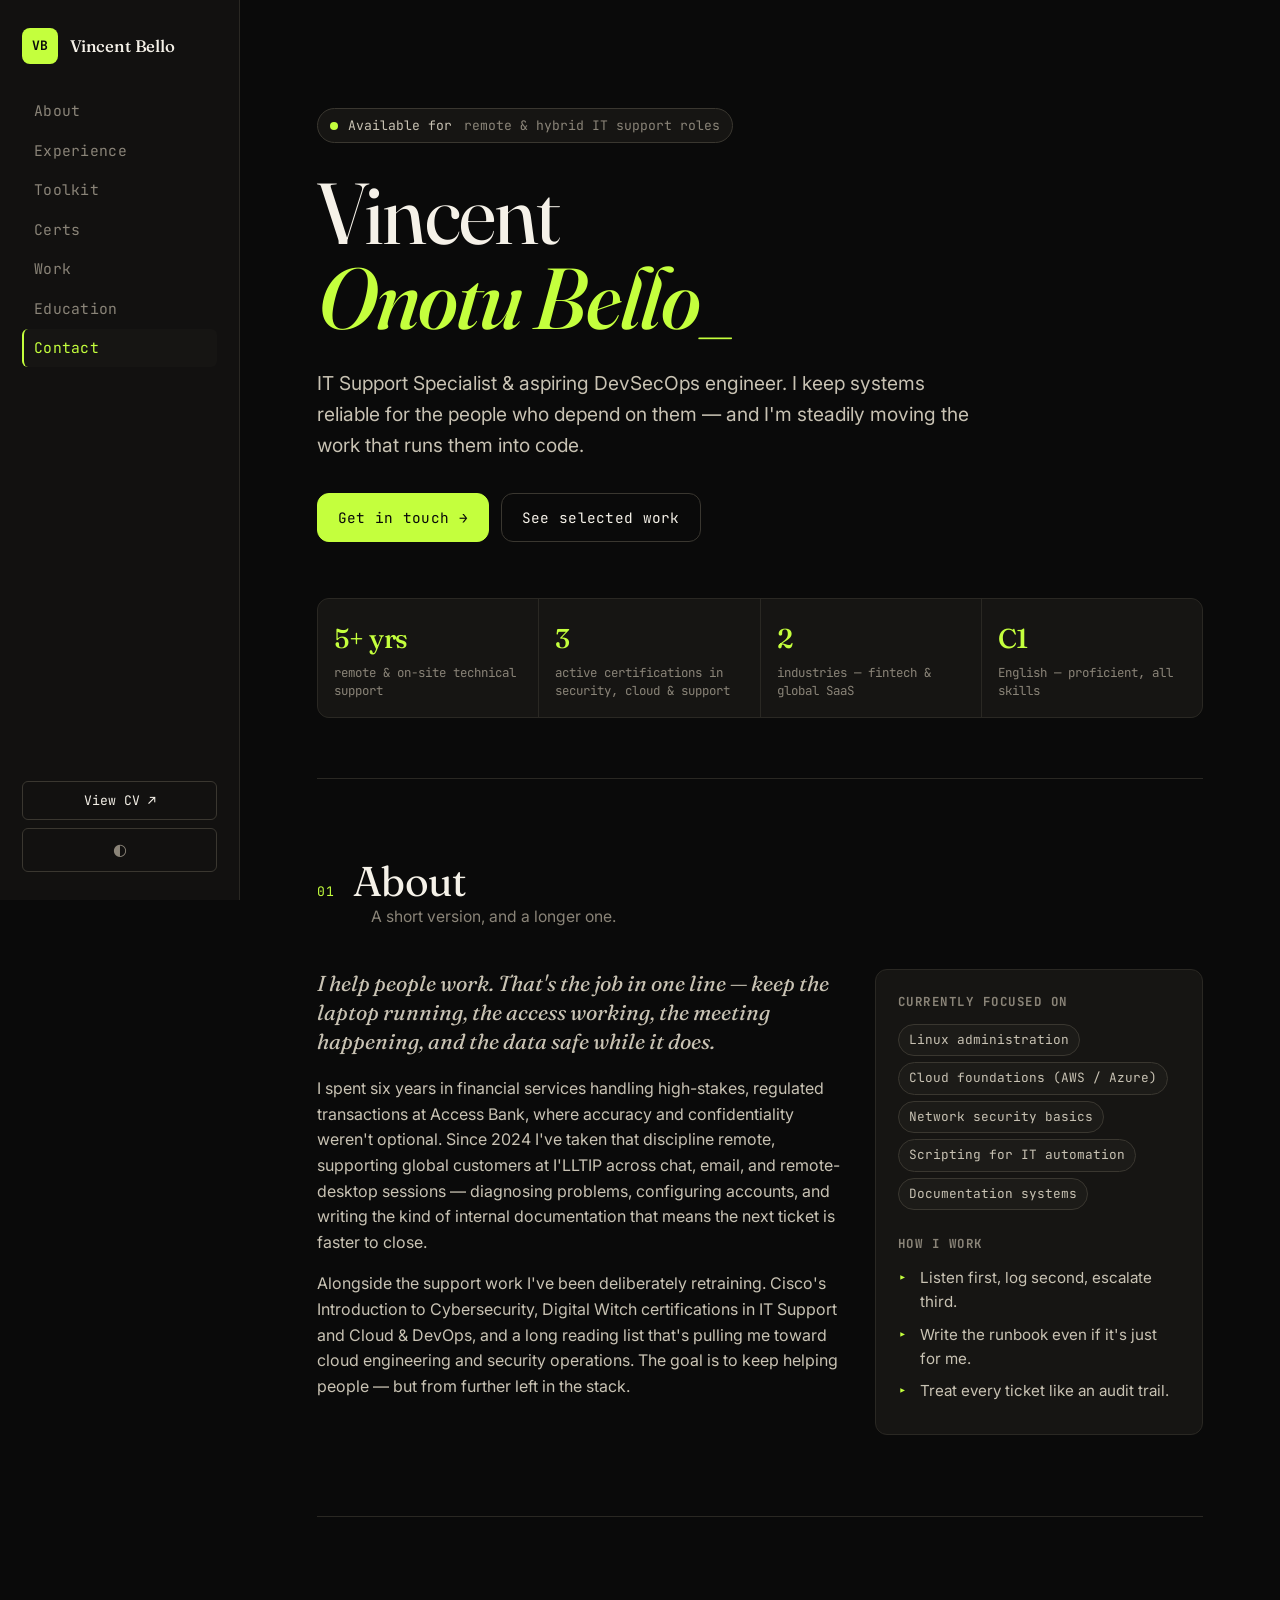
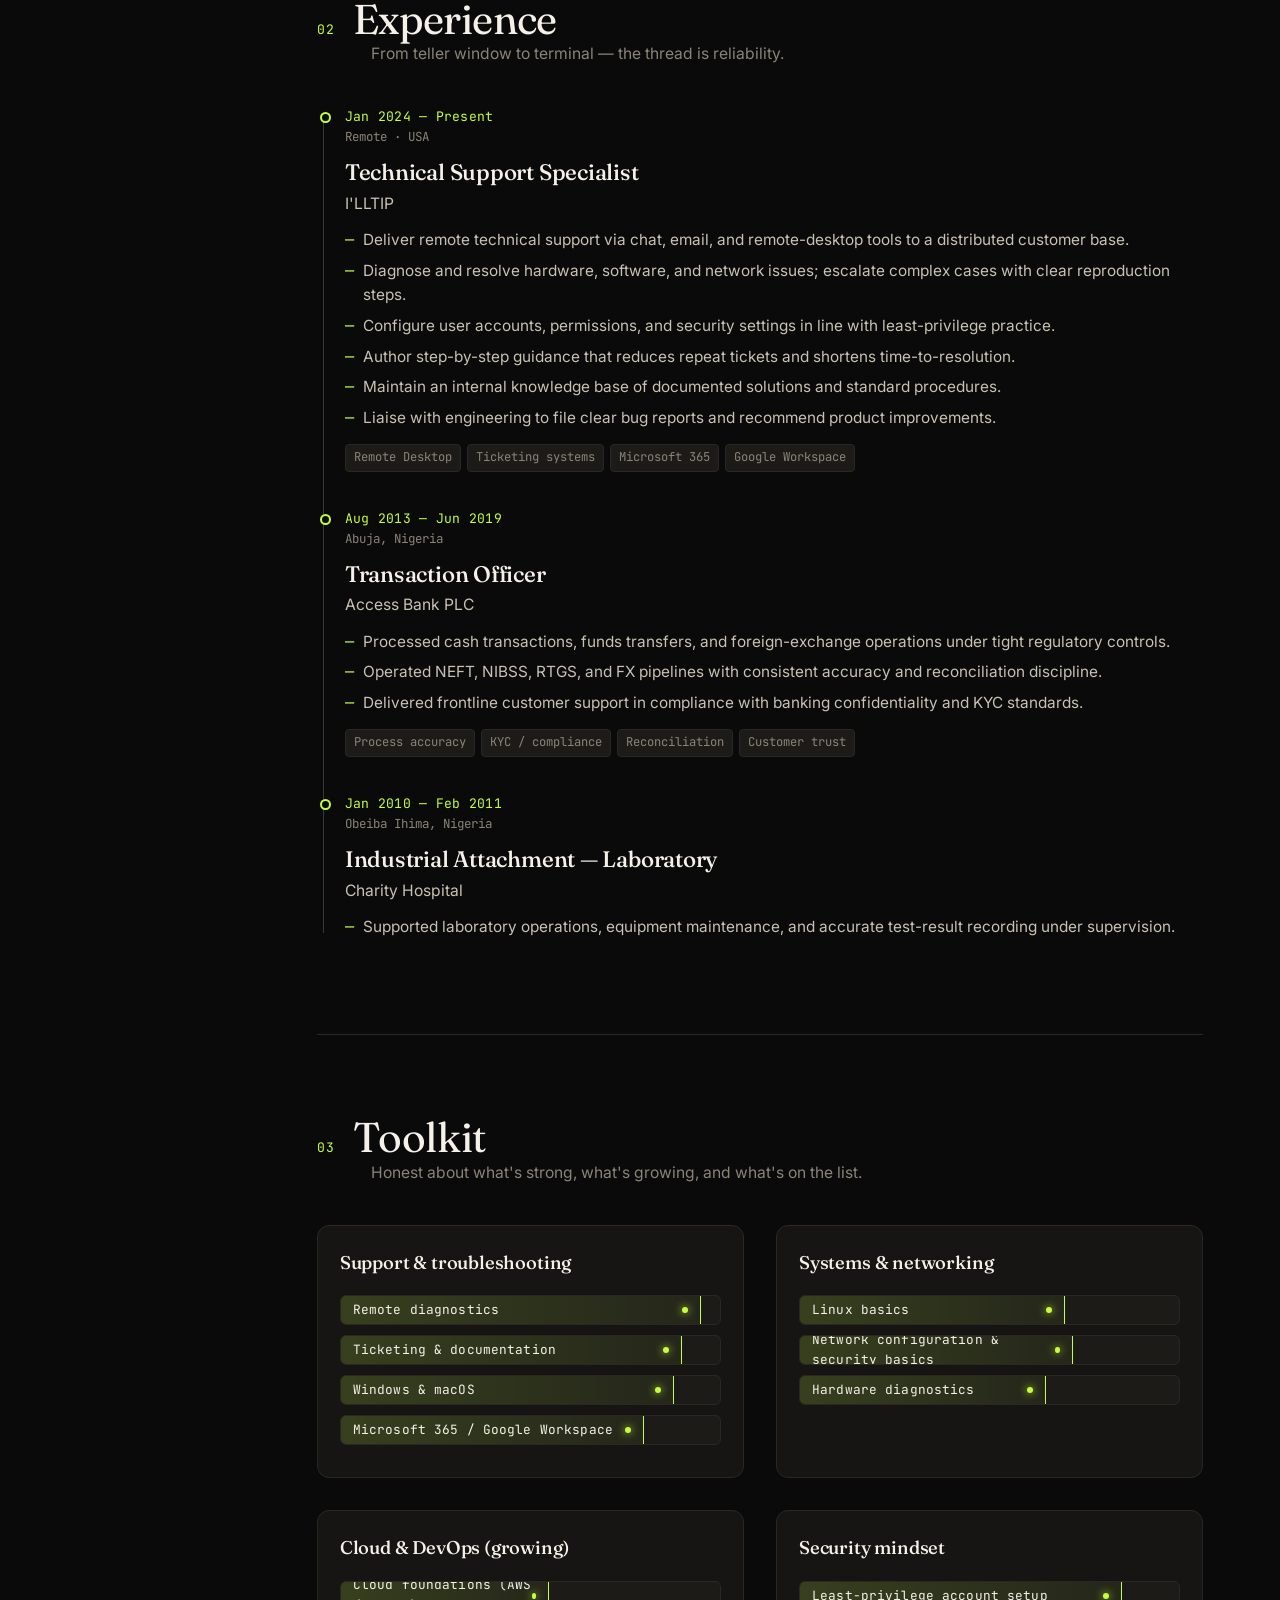
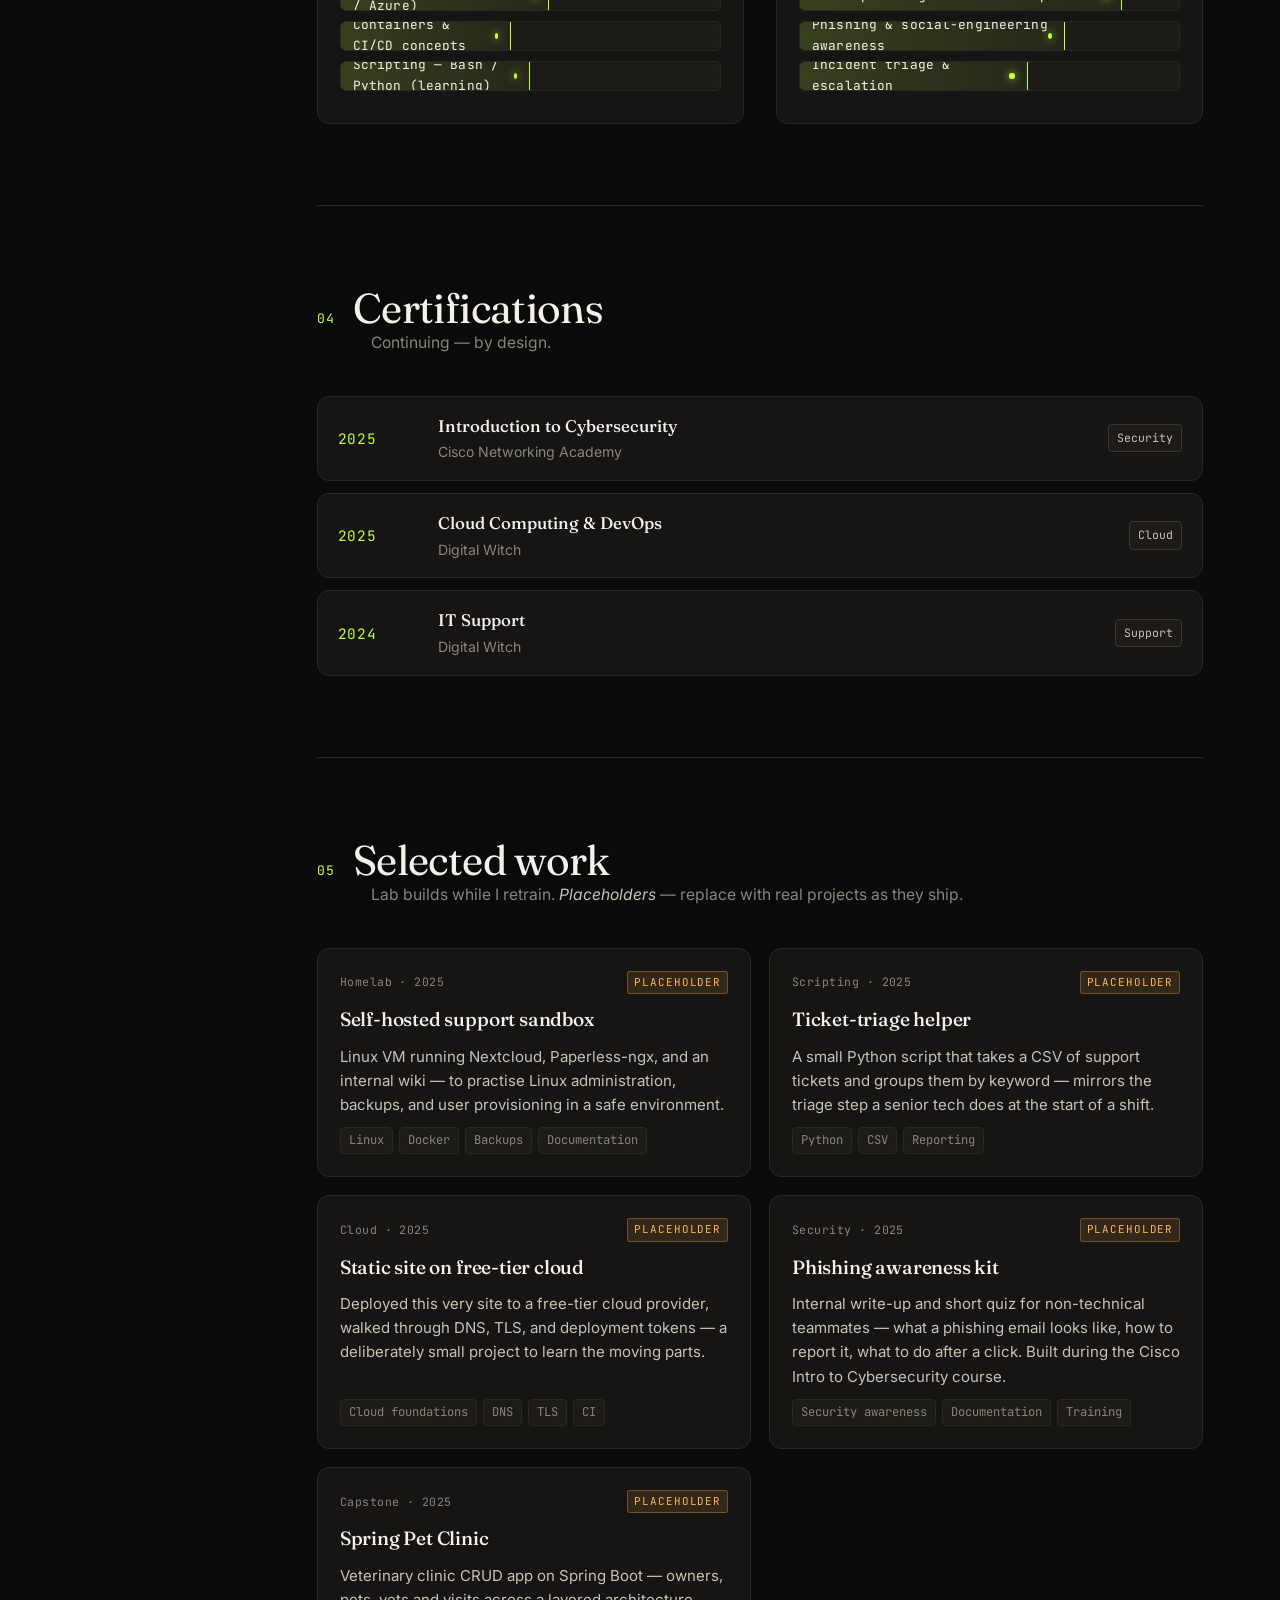
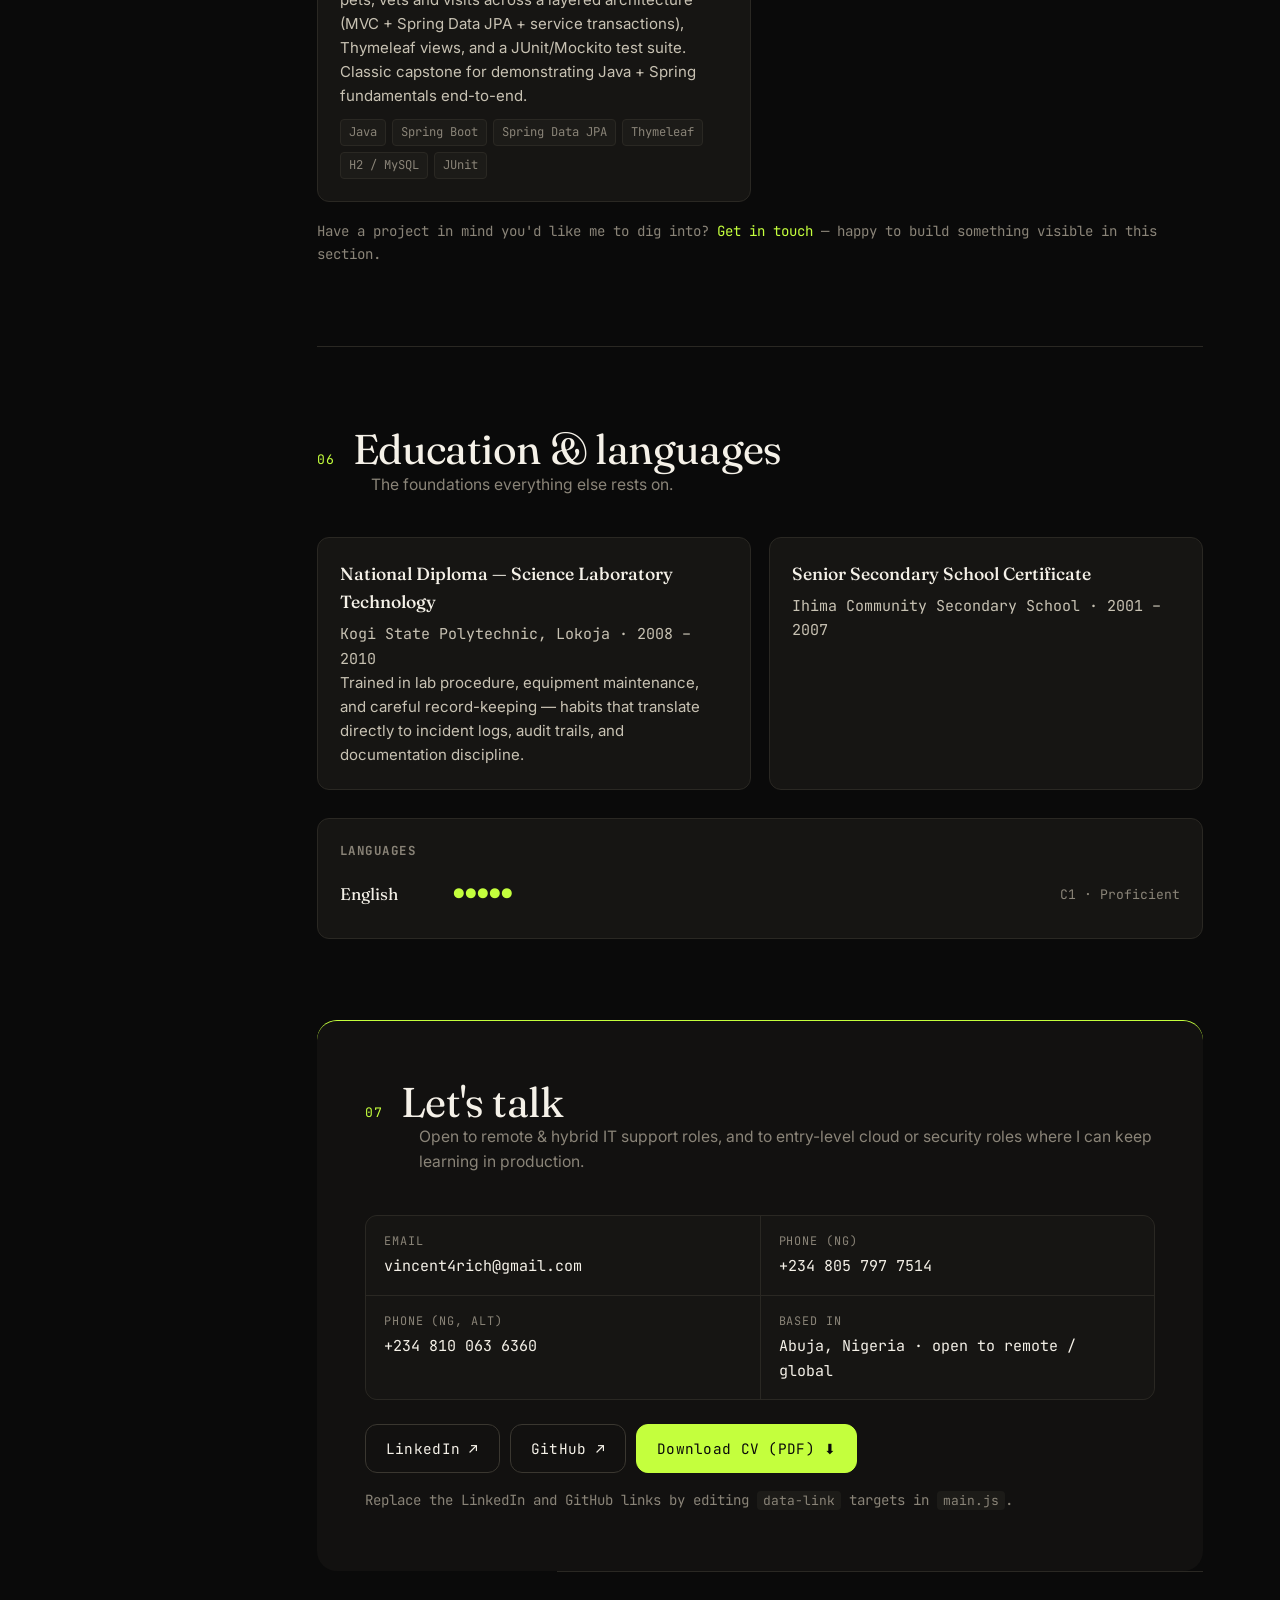
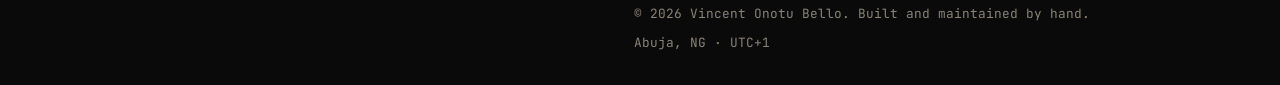
<file: index.html>
<!doctype html>
<html lang="en">
<head>
  <meta charset="utf-8" />
  <meta name="viewport" content="width=device-width, initial-scale=1, viewport-fit=cover" />
  <meta name="theme-color" content="#0a0a0a" />
  <title>Vincent Onotu Bello — IT Support, Cloud &amp; Cybersecurity</title>
  <meta name="description" content="Vincent Onotu Bello — IT Support Specialist and aspiring DevSecOps engineer. Remote troubleshooting, cloud fundamentals, and security-first support for global teams." />
  <meta name="author" content="Vincent Onotu Bello" />
  <meta property="og:type" content="website" />
  <meta property="og:title" content="Vincent Onotu Bello — IT Support, Cloud &amp; Cybersecurity" />
  <meta property="og:description" content="Remote-first technical support specialist transitioning into cloud and cybersecurity engineering." />

  <link rel="preconnect" href="https://fonts.googleapis.com" />
  <link rel="preconnect" href="https://fonts.gstatic.com" crossorigin />
  <link href="https://fonts.googleapis.com/css2?family=Fraunces:opsz,wght@9..144,400;9..144,500;9..144,700&family=Inter:wght@400;500;600;700&family=JetBrains+Mono:wght@400;500&display=swap" rel="stylesheet" />

  <link rel="stylesheet" href="styles.css" />
  <link rel="icon" href="data:image/svg+xml,%3Csvg xmlns='http://www.w3.org/2000/svg' viewBox='0 0 32 32'%3E%3Crect width='32' height='32' rx='8' fill='%230a0a0a'/%3E%3Ctext x='16' y='22' font-family='monospace' font-size='16' font-weight='700' text-anchor='middle' fill='%23c4ff3d'%3EVB%3C/text%3E%3C/svg%3E" />
</head>
<body>
  <a class="skip-link" href="#main">Skip to content</a>

  <aside class="rail" aria-label="Primary navigation">
    <a href="#top" class="rail__brand" aria-label="Vincent Bello — home">
      <span class="rail__brand-mark" aria-hidden="true">VB</span>
      <span class="rail__brand-text">Vincent Bello</span>
    </a>
    <nav class="rail__nav">
      <a href="#about" data-nav>About</a>
      <a href="#experience" data-nav>Experience</a>
      <a href="#toolkit" data-nav>Toolkit</a>
      <a href="#certs" data-nav>Certs</a>
      <a href="#work" data-nav>Work</a>
      <a href="#education" data-nav>Education</a>
      <a href="#contact" data-nav>Contact</a>
    </nav>
    <div class="rail__foot">
      <a class="rail__cv" href="cv.html" target="_blank" rel="noopener">View CV ↗</a>
      <button class="rail__theme" type="button" aria-label="Toggle theme" data-theme-toggle>
        <span aria-hidden="true">◐</span>
      </button>
    </div>
  </aside>

  <main id="main">
    <header id="top" class="hero">
      <div class="hero__meta">
        <span class="status-dot" aria-hidden="true"></span>
        <span><span class="status-dot__label">Available for</span> remote &amp; hybrid IT support roles</span>
      </div>

      <h1 class="hero__title">
        <span class="hero__line">Vincent</span>
        <span class="hero__line hero__line--accent">Onotu Bello<span class="hero__cursor" aria-hidden="true">_</span></span>
      </h1>

      <p class="hero__tag">
        IT Support Specialist &amp; aspiring DevSecOps engineer. I keep systems reliable for the people who depend on them — and I'm steadily moving the work that runs them into code.
      </p>

      <div class="hero__cta">
        <a class="btn btn--primary" href="#contact">Get in touch →</a>
        <a class="btn btn--ghost" href="#work">See selected work</a>
      </div>

      <dl class="hero__stats" aria-label="Quick facts">
        <div><dt>5+ yrs</dt><dd>remote &amp; on-site technical support</dd></div>
        <div><dt>3</dt><dd>active certifications in security, cloud &amp; support</dd></div>
        <div><dt>2</dt><dd>industries — fintech &amp; global SaaS</dd></div>
        <div><dt>C1</dt><dd>English — proficient, all skills</dd></div>
      </dl>
    </header>

    <section id="about" class="section">
      <header class="section__head">
        <span class="section__num">01</span>
        <h2 class="section__title">About</h2>
        <p class="section__sub">A short version, and a longer one.</p>
      </header>

      <div class="about">
        <div class="about__card">
          <p class="about__lede">
            I help people work. That's the job in one line — keep the laptop running, the access working, the meeting happening, and the data safe while it does.
          </p>
          <p>
            I spent six years in financial services handling high-stakes, regulated transactions at Access Bank, where accuracy and confidentiality weren't optional. Since 2024 I've taken that discipline remote, supporting global customers at I'LLTIP across chat, email, and remote-desktop sessions — diagnosing problems, configuring accounts, and writing the kind of internal documentation that means the next ticket is faster to close.
          </p>
          <p>
            Alongside the support work I've been deliberately retraining. Cisco's Introduction to Cybersecurity, Digital Witch certifications in IT Support and Cloud &amp; DevOps, and a long reading list that's pulling me toward cloud engineering and security operations. The goal is to keep helping people — but from further left in the stack.
          </p>
        </div>

        <aside class="about__side">
          <h3>Currently focused on</h3>
          <ul class="chips">
            <li>Linux administration</li>
            <li>Cloud foundations (AWS / Azure)</li>
            <li>Network security basics</li>
            <li>Scripting for IT automation</li>
            <li>Documentation systems</li>
          </ul>
          <h3>How I work</h3>
          <ul class="ticks">
            <li>Listen first, log second, escalate third.</li>
            <li>Write the runbook even if it's just for me.</li>
            <li>Treat every ticket like an audit trail.</li>
          </ul>
        </aside>
      </div>
    </section>

    <section id="experience" class="section">
      <header class="section__head">
        <span class="section__num">02</span>
        <h2 class="section__title">Experience</h2>
        <p class="section__sub">From teller window to terminal — the thread is reliability.</p>
      </header>

      <ol class="timeline">
        <li class="timeline__item">
          <div class="timeline__when">Jan 2024 — Present</div>
          <div class="timeline__where">Remote · USA</div>
          <h3 class="timeline__role">Technical Support Specialist</h3>
          <p class="timeline__org">I'LLTIP</p>
          <ul class="timeline__points">
            <li>Deliver remote technical support via chat, email, and remote-desktop tools to a distributed customer base.</li>
            <li>Diagnose and resolve hardware, software, and network issues; escalate complex cases with clear reproduction steps.</li>
            <li>Configure user accounts, permissions, and security settings in line with least-privilege practice.</li>
            <li>Author step-by-step guidance that reduces repeat tickets and shortens time-to-resolution.</li>
            <li>Maintain an internal knowledge base of documented solutions and standard procedures.</li>
            <li>Liaise with engineering to file clear bug reports and recommend product improvements.</li>
          </ul>
          <ul class="tag-list" aria-label="Tools used">
            <li>Remote Desktop</li><li>Ticketing systems</li><li>Microsoft 365</li><li>Google Workspace</li>
          </ul>
        </li>

        <li class="timeline__item">
          <div class="timeline__when">Aug 2013 — Jun 2019</div>
          <div class="timeline__where">Abuja, Nigeria</div>
          <h3 class="timeline__role">Transaction Officer</h3>
          <p class="timeline__org">Access Bank PLC</p>
          <ul class="timeline__points">
            <li>Processed cash transactions, funds transfers, and foreign-exchange operations under tight regulatory controls.</li>
            <li>Operated NEFT, NIBSS, RTGS, and FX pipelines with consistent accuracy and reconciliation discipline.</li>
            <li>Delivered frontline customer support in compliance with banking confidentiality and KYC standards.</li>
          </ul>
          <ul class="tag-list" aria-label="Skills applied">
            <li>Process accuracy</li><li>KYC / compliance</li><li>Reconciliation</li><li>Customer trust</li>
          </ul>
        </li>

        <li class="timeline__item">
          <div class="timeline__when">Jan 2010 — Feb 2011</div>
          <div class="timeline__where">Obeiba Ihima, Nigeria</div>
          <h3 class="timeline__role">Industrial Attachment — Laboratory</h3>
          <p class="timeline__org">Charity Hospital</p>
          <ul class="timeline__points">
            <li>Supported laboratory operations, equipment maintenance, and accurate test-result recording under supervision.</li>
          </ul>
        </li>
      </ol>
    </section>

    <section id="toolkit" class="section">
      <header class="section__head">
        <span class="section__num">03</span>
        <h2 class="section__title">Toolkit</h2>
        <p class="section__sub">Honest about what's strong, what's growing, and what's on the list.</p>
      </header>

      <div class="toolkit">
        <article class="toolkit__group">
          <h3>Support &amp; troubleshooting</h3>
          <div class="bar"><span style="--w:95%"><i>Remote diagnostics</i><b></b></span></div>
          <div class="bar"><span style="--w:90%"><i>Ticketing &amp; documentation</i><b></b></span></div>
          <div class="bar"><span style="--w:88%"><i>Windows &amp; macOS</i><b></b></span></div>
          <div class="bar"><span style="--w:80%"><i>Microsoft 365 / Google Workspace</i><b></b></span></div>
        </article>

        <article class="toolkit__group">
          <h3>Systems &amp; networking</h3>
          <div class="bar"><span style="--w:70%"><i>Linux basics</i><b></b></span></div>
          <div class="bar"><span style="--w:72%"><i>Network configuration &amp; security basics</i><b></b></span></div>
          <div class="bar"><span style="--w:65%"><i>Hardware diagnostics</i><b></b></span></div>
        </article>

        <article class="toolkit__group">
          <h3>Cloud &amp; DevOps (growing)</h3>
          <div class="bar"><span style="--w:55%"><i>Cloud foundations (AWS / Azure)</i><b></b></span></div>
          <div class="bar"><span style="--w:45%"><i>Containers &amp; CI/CD concepts</i><b></b></span></div>
          <div class="bar"><span style="--w:50%"><i>Scripting — Bash / Python (learning)</i><b></b></span></div>
        </article>

        <article class="toolkit__group">
          <h3>Security mindset</h3>
          <div class="bar"><span style="--w:85%"><i>Least-privilege account setup</i><b></b></span></div>
          <div class="bar"><span style="--w:70%"><i>Phishing &amp; social-engineering awareness</i><b></b></span></div>
          <div class="bar"><span style="--w:60%"><i>Incident triage &amp; escalation</i><b></b></span></div>
        </article>
      </div>
    </section>

    <section id="certs" class="section">
      <header class="section__head">
        <span class="section__num">04</span>
        <h2 class="section__title">Certifications</h2>
        <p class="section__sub">Continuing — by design.</p>
      </header>

      <ul class="certs">
        <li>
          <div class="certs__year">2025</div>
          <div>
            <h3>Introduction to Cybersecurity</h3>
            <p>Cisco Networking Academy</p>
          </div>
          <span class="certs__tag">Security</span>
        </li>
        <li>
          <div class="certs__year">2025</div>
          <div>
            <h3>Cloud Computing &amp; DevOps</h3>
            <p>Digital Witch</p>
          </div>
          <span class="certs__tag">Cloud</span>
        </li>
        <li>
          <div class="certs__year">2024</div>
          <div>
            <h3>IT Support</h3>
            <p>Digital Witch</p>
          </div>
          <span class="certs__tag">Support</span>
        </li>
      </ul>
    </section>

    <section id="work" class="section">
      <header class="section__head">
        <span class="section__num">05</span>
        <h2 class="section__title">Selected work</h2>
        <p class="section__sub">Lab builds while I retrain. <em>Placeholders</em> — replace with real projects as they ship.</p>
      </header>

      <div class="grid">
        <article class="card">
          <div class="card__head">
            <span class="card__badge">Homelab · 2025</span>
            <span class="card__pin" title="Placeholder">placeholder</span>
          </div>
          <h3>Self-hosted support sandbox</h3>
          <p>Linux VM running Nextcloud, Paperless-ngx, and an internal wiki — to practise Linux administration, backups, and user provisioning in a safe environment.</p>
          <ul class="tag-list"><li>Linux</li><li>Docker</li><li>Backups</li><li>Documentation</li></ul>
        </article>

        <article class="card">
          <div class="card__head">
            <span class="card__badge">Scripting · 2025</span>
            <span class="card__pin" title="Placeholder">placeholder</span>
          </div>
          <h3>Ticket-triage helper</h3>
          <p>A small Python script that takes a CSV of support tickets and groups them by keyword — mirrors the triage step a senior tech does at the start of a shift.</p>
          <ul class="tag-list"><li>Python</li><li>CSV</li><li>Reporting</li></ul>
        </article>

        <article class="card">
          <div class="card__head">
            <span class="card__badge">Cloud · 2025</span>
            <span class="card__pin" title="Placeholder">placeholder</span>
          </div>
          <h3>Static site on free-tier cloud</h3>
          <p>Deployed this very site to a free-tier cloud provider, walked through DNS, TLS, and deployment tokens — a deliberately small project to learn the moving parts.</p>
          <ul class="tag-list"><li>Cloud foundations</li><li>DNS</li><li>TLS</li><li>CI</li></ul>
        </article>

        <article class="card">
          <div class="card__head">
            <span class="card__badge">Security · 2025</span>
            <span class="card__pin" title="Placeholder">placeholder</span>
          </div>
          <h3>Phishing awareness kit</h3>
          <p>Internal write-up and short quiz for non-technical teammates — what a phishing email looks like, how to report it, what to do after a click. Built during the Cisco Intro to Cybersecurity course.</p>
          <ul class="tag-list"><li>Security awareness</li><li>Documentation</li><li>Training</li></ul>
        </article>

        <article class="card">
          <div class="card__head">
            <span class="card__badge">Capstone · 2025</span>
            <span class="card__pin" title="Placeholder">placeholder</span>
          </div>
          <h3>Spring Pet Clinic</h3>
          <p>Veterinary clinic CRUD app on Spring Boot — owners, pets, vets and visits across a layered architecture (MVC + Spring Data JPA + service transactions), Thymeleaf views, and a JUnit/Mockito test suite. Classic capstone for demonstrating Java + Spring fundamentals end-to-end.</p>
          <ul class="tag-list"><li>Java</li><li>Spring Boot</li><li>Spring Data JPA</li><li>Thymeleaf</li><li>H2 / MySQL</li><li>JUnit</li></ul>
        </article>
      </div>

      <p class="muted">Have a project in mind you'd like me to dig into? <a href="#contact">Get in touch</a> — happy to build something visible in this section.</p>
    </section>

    <section id="education" class="section">
      <header class="section__head">
        <span class="section__num">06</span>
        <h2 class="section__title">Education &amp; languages</h2>
        <p class="section__sub">The foundations everything else rests on.</p>
      </header>

      <div class="edu">
        <article>
          <h3>National Diploma — Science Laboratory Technology</h3>
          <p class="muted">Kogi State Polytechnic, Lokoja · 2008 – 2010</p>
          <p>Trained in lab procedure, equipment maintenance, and careful record-keeping — habits that translate directly to incident logs, audit trails, and documentation discipline.</p>
        </article>
        <article>
          <h3>Senior Secondary School Certificate</h3>
          <p class="muted">Ihima Community Secondary School · 2001 – 2007</p>
        </article>
      </div>

      <div class="lang">
        <h3>Languages</h3>
        <ul class="lang__list">
          <li><span>English</span><span aria-hidden="true">●●●●●</span><em>C1 · Proficient</em></li>
        </ul>
      </div>
    </section>

    <section id="contact" class="section section--cta">
      <header class="section__head">
        <span class="section__num">07</span>
        <h2 class="section__title">Let's talk</h2>
        <p class="section__sub">Open to remote &amp; hybrid IT support roles, and to entry-level cloud or security roles where I can keep learning in production.</p>
      </header>

      <div class="contact">
        <a class="contact__row" href="mailto:vincent4rich@gmail.com">
          <span class="contact__label">Email</span>
          <span class="contact__value">vincent4rich@gmail.com</span>
        </a>
        <a class="contact__row" href="tel:+2348057977514">
          <span class="contact__label">Phone (NG)</span>
          <span class="contact__value">+234 805 797 7514</span>
        </a>
        <a class="contact__row" href="tel:+234810636360">
          <span class="contact__label">Phone (NG, alt)</span>
          <span class="contact__value">+234 810 063 6360</span>
        </a>
        <div class="contact__row">
          <span class="contact__label">Based in</span>
          <span class="contact__value">Abuja, Nigeria · open to remote / global</span>
        </div>
      </div>

      <div class="contact__socials">
        <a class="btn btn--ghost" href="#" data-link="linkedin" rel="noopener">LinkedIn ↗</a>
        <a class="btn btn--ghost" href="#" data-link="github" rel="noopener">GitHub ↗</a>
        <a class="btn btn--primary" href="cv.html" target="_blank" rel="noopener">Download CV (PDF) ⬇</a>
      </div>
      <p class="muted contact__note">Replace the LinkedIn and GitHub links by editing <code>data-link</code> targets in <code>main.js</code>.</p>
    </section>

    <footer class="foot">
      <p>© <span data-year>2025</span> Vincent Onotu Bello. Built and maintained by hand.</p>
      <p class="foot__meta">Abuja, NG · UTC+1</p>
    </footer>
  </main>

  <script src="main.js" defer></script>
</body>
</html>
</file>
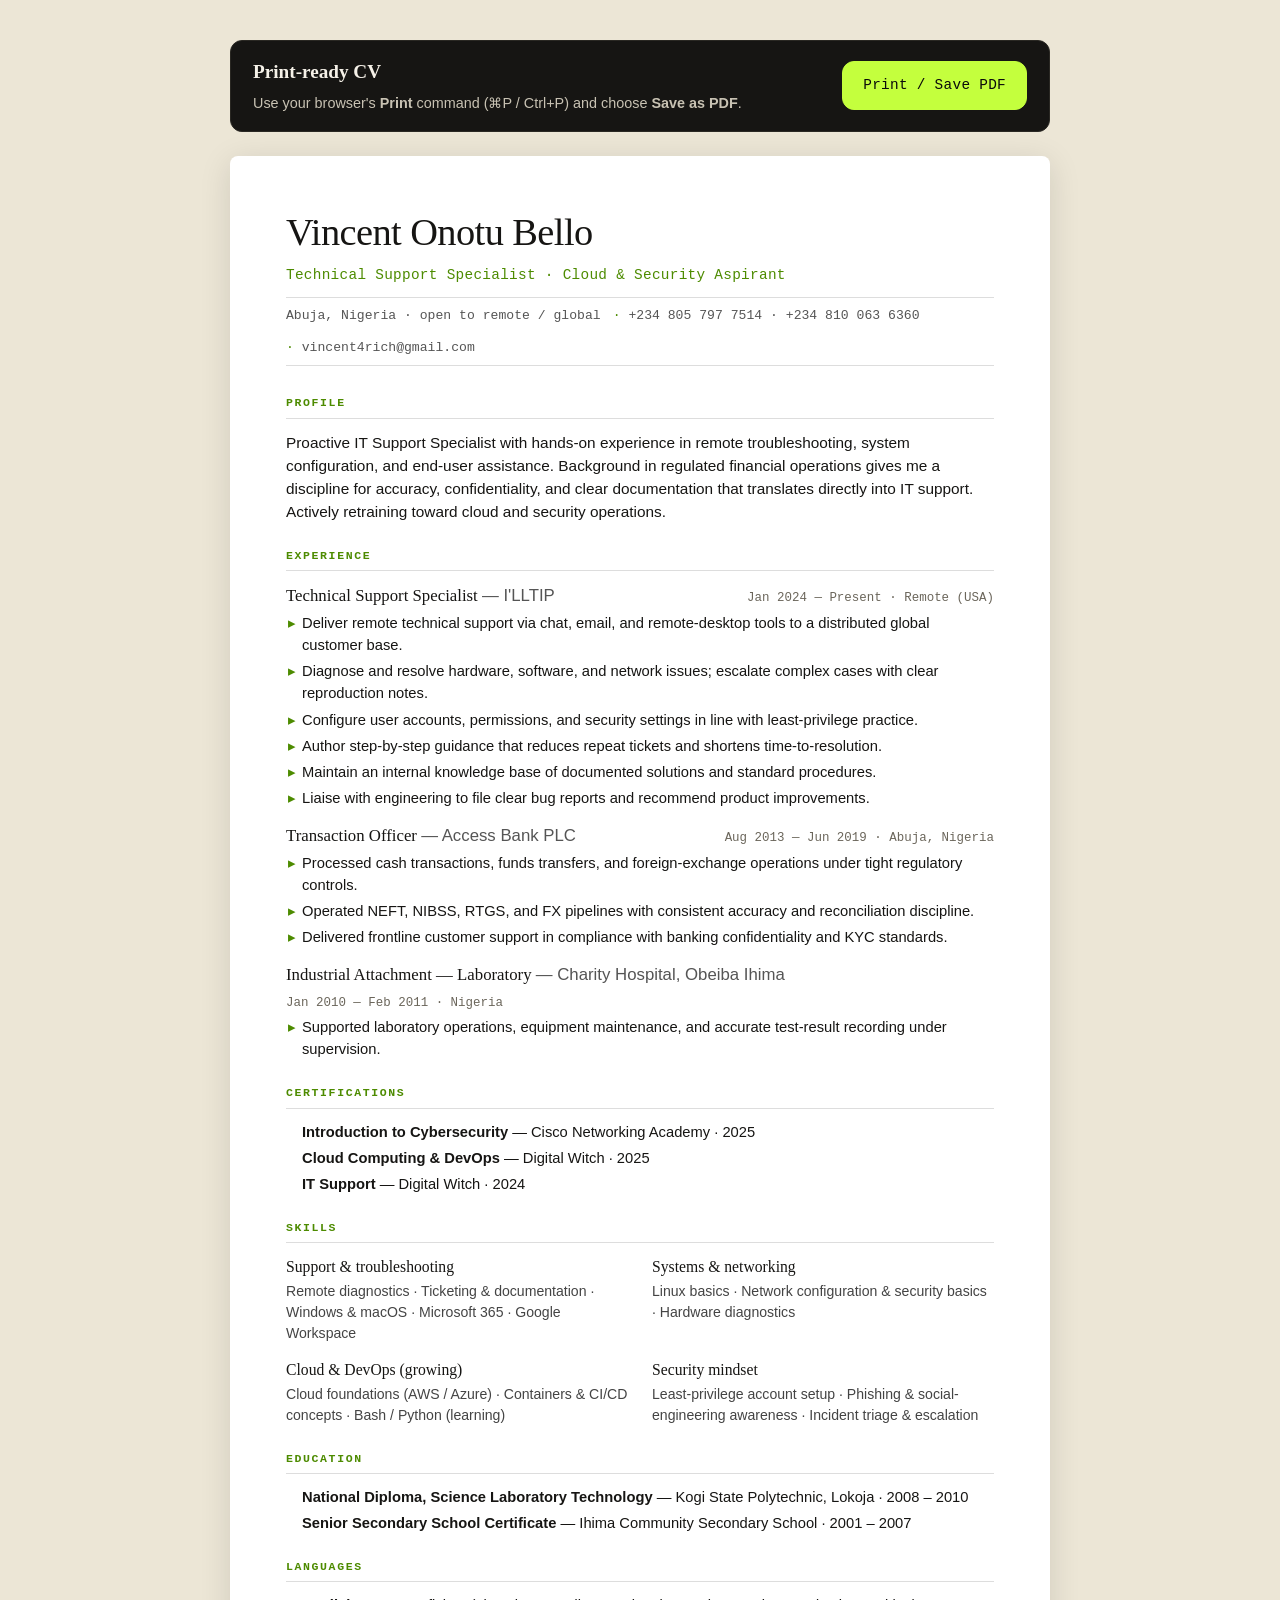
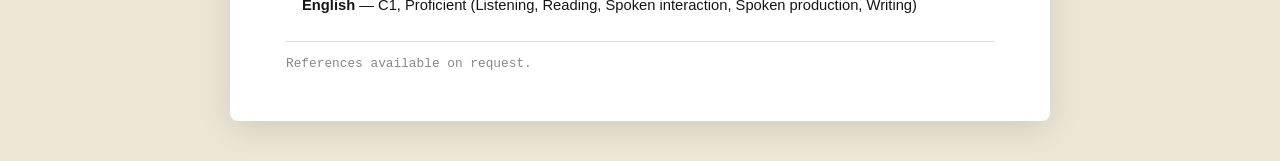
<file: cv.html>
<!doctype html>
<html lang="en">
<head>
  <meta charset="utf-8" />
  <meta name="viewport" content="width=device-width, initial-scale=1" />
  <title>Vincent Onotu Bello — Curriculum Vitae</title>
  <link rel="stylesheet" href="styles.css" />
  <link rel="stylesheet" href="cv.css" />
</head>
<body class="cv">
  <header class="cv__head no-print">
    <div>
      <h1>Print-ready CV</h1>
      <p>Use your browser's <strong>Print</strong> command (⌘P / Ctrl+P) and choose <strong>Save as PDF</strong>.</p>
    </div>
    <button class="btn btn--primary" onclick="window.print()">Print / Save PDF</button>
  </header>

  <article class="cv__doc">
    <header class="cv__name">
      <h1>Vincent Onotu Bello</h1>
      <p class="cv__title">Technical Support Specialist · Cloud &amp; Security Aspirant</p>
      <ul class="cv__contact">
        <li>Abuja, Nigeria · open to remote / global</li>
        <li>+234 805 797 7514 · +234 810 063 6360</li>
        <li>vincent4rich@gmail.com</li>
      </ul>
    </header>

    <section class="cv__section">
      <h2>Profile</h2>
      <p>Proactive IT Support Specialist with hands-on experience in remote troubleshooting, system configuration, and end-user assistance. Background in regulated financial operations gives me a discipline for accuracy, confidentiality, and clear documentation that translates directly into IT support. Actively retraining toward cloud and security operations.</p>
    </section>

    <section class="cv__section">
      <h2>Experience</h2>

      <div class="cv__role">
        <div class="cv__role-head">
          <h3>Technical Support Specialist <span class="cv__org">— I'LLTIP</span></h3>
          <span class="cv__when">Jan 2024 — Present · Remote (USA)</span>
        </div>
        <ul>
          <li>Deliver remote technical support via chat, email, and remote-desktop tools to a distributed global customer base.</li>
          <li>Diagnose and resolve hardware, software, and network issues; escalate complex cases with clear reproduction notes.</li>
          <li>Configure user accounts, permissions, and security settings in line with least-privilege practice.</li>
          <li>Author step-by-step guidance that reduces repeat tickets and shortens time-to-resolution.</li>
          <li>Maintain an internal knowledge base of documented solutions and standard procedures.</li>
          <li>Liaise with engineering to file clear bug reports and recommend product improvements.</li>
        </ul>
      </div>

      <div class="cv__role">
        <div class="cv__role-head">
          <h3>Transaction Officer <span class="cv__org">— Access Bank PLC</span></h3>
          <span class="cv__when">Aug 2013 — Jun 2019 · Abuja, Nigeria</span>
        </div>
        <ul>
          <li>Processed cash transactions, funds transfers, and foreign-exchange operations under tight regulatory controls.</li>
          <li>Operated NEFT, NIBSS, RTGS, and FX pipelines with consistent accuracy and reconciliation discipline.</li>
          <li>Delivered frontline customer support in compliance with banking confidentiality and KYC standards.</li>
        </ul>
      </div>

      <div class="cv__role">
        <div class="cv__role-head">
          <h3>Industrial Attachment — Laboratory <span class="cv__org">— Charity Hospital, Obeiba Ihima</span></h3>
          <span class="cv__when">Jan 2010 — Feb 2011 · Nigeria</span>
        </div>
        <ul>
          <li>Supported laboratory operations, equipment maintenance, and accurate test-result recording under supervision.</li>
        </ul>
      </div>
    </section>

    <section class="cv__section">
      <h2>Certifications</h2>
      <ul class="cv__list">
        <li><strong>Introduction to Cybersecurity</strong> — Cisco Networking Academy · 2025</li>
        <li><strong>Cloud Computing &amp; DevOps</strong> — Digital Witch · 2025</li>
        <li><strong>IT Support</strong> — Digital Witch · 2024</li>
      </ul>
    </section>

    <section class="cv__section">
      <h2>Skills</h2>
      <div class="cv__cols">
        <div>
          <h4>Support &amp; troubleshooting</h4>
          <p>Remote diagnostics · Ticketing &amp; documentation · Windows &amp; macOS · Microsoft 365 · Google Workspace</p>
        </div>
        <div>
          <h4>Systems &amp; networking</h4>
          <p>Linux basics · Network configuration &amp; security basics · Hardware diagnostics</p>
        </div>
        <div>
          <h4>Cloud &amp; DevOps (growing)</h4>
          <p>Cloud foundations (AWS / Azure) · Containers &amp; CI/CD concepts · Bash / Python (learning)</p>
        </div>
        <div>
          <h4>Security mindset</h4>
          <p>Least-privilege account setup · Phishing &amp; social-engineering awareness · Incident triage &amp; escalation</p>
        </div>
      </div>
    </section>

    <section class="cv__section">
      <h2>Education</h2>
      <ul class="cv__list">
        <li><strong>National Diploma, Science Laboratory Technology</strong> — Kogi State Polytechnic, Lokoja · 2008 – 2010</li>
        <li><strong>Senior Secondary School Certificate</strong> — Ihima Community Secondary School · 2001 – 2007</li>
      </ul>
    </section>

    <section class="cv__section">
      <h2>Languages</h2>
      <ul class="cv__list">
        <li><strong>English</strong> — C1, Proficient (Listening, Reading, Spoken interaction, Spoken production, Writing)</li>
      </ul>
    </section>

    <footer class="cv__foot">
      <p>References available on request.</p>
    </footer>
  </article>
</body>
</html>
</file>
<file: styles.css>
/* =========================================================
   Vincent Onotu Bello — Resume + Portfolio
   Original design. Dark editorial with lime accent.
   ========================================================= */

:root {
  /* color tokens */
  --bg: #0a0a0a;
  --bg-soft: #121110;
  --surface: #161513;
  --surface-2: #1c1b18;
  --ink: #f5f1e8;
  --ink-2: #c8c2b3;
  --ink-3: #8a8478;
  --rule: #2a2823;
  --rule-2: #3a3730;
  --accent: #c4ff3d;
  --accent-ink: #0a0a0a;
  --warn: #ffb454;
  --danger: #ff5d5d;
  --link: var(--accent);

  /* type */
  --serif: 'Fraunces', Georgia, 'Times New Roman', serif;
  --sans: 'Inter', -apple-system, BlinkMacSystemFont, 'Segoe UI', sans-serif;
  --mono: 'JetBrains Mono', ui-monospace, 'SF Mono', Menlo, monospace;

  /* rhythm */
  --rail-w: 240px;
  --content-max: 920px;
  --r-sm: 6px;
  --r-md: 12px;
  --r-lg: 20px;
}

[data-theme="light"] {
  --bg: #f5f1e8;
  --bg-soft: #ece6d6;
  --surface: #ffffff;
  --surface-2: #faf6ec;
  --ink: #161513;
  --ink-2: #2f2c26;
  --ink-3: #6b665b;
  --rule: #d9d3c0;
  --rule-2: #c7c1ae;
  --accent: #4d8b00;
  --accent-ink: #f5f1e8;
}

/* ---------- reset ---------- */
*, *::before, *::after { box-sizing: border-box; }
html, body { margin: 0; padding: 0; }
html { -webkit-text-size-adjust: 100%; scroll-behavior: smooth; }
body {
  font-family: var(--sans);
  font-size: 16px;
  line-height: 1.6;
  color: var(--ink);
  background: var(--bg);
  -webkit-font-smoothing: antialiased;
  text-rendering: optimizeLegibility;
  min-height: 100vh;
}
img, svg { max-width: 100%; display: block; }
a { color: var(--link); text-decoration: none; text-underline-offset: 3px; }
a:hover { text-decoration: underline; }
button { font: inherit; cursor: pointer; }
ul, ol { margin: 0; padding: 0; list-style: none; }
h1, h2, h3, h4, p, dl, dd { margin: 0; }
code { font-family: var(--mono); font-size: .92em; background: var(--surface-2); padding: 1px 6px; border-radius: 4px; }
hr { border: 0; border-top: 1px solid var(--rule); margin: 2rem 0; }
em { font-style: italic; color: var(--ink-2); }

/* skip link */
.skip-link {
  position: absolute; left: -9999px; top: 0;
  background: var(--accent); color: var(--accent-ink);
  padding: .6rem 1rem; z-index: 1000; border-radius: 0 0 var(--r-sm) 0;
}
.skip-link:focus { left: 0; }

/* =========================================================
   RAIL (left fixed nav)
   ========================================================= */
.rail {
  position: fixed; inset: 0 auto 0 0; width: var(--rail-w);
  background: var(--bg-soft);
  border-right: 1px solid var(--rule);
  padding: 28px 22px;
  display: flex; flex-direction: column; gap: 28px;
  z-index: 50;
}
.rail__brand {
  display: flex; align-items: center; gap: 12px;
  font-family: var(--serif); font-weight: 500;
  font-size: 1.05rem; color: var(--ink); letter-spacing: -.01em;
}
.rail__brand:hover { text-decoration: none; }
.rail__brand-mark {
  width: 36px; height: 36px; border-radius: 8px;
  background: var(--accent); color: var(--accent-ink);
  display: grid; place-items: center;
  font-family: var(--mono); font-weight: 700; font-size: 13px;
  letter-spacing: .02em;
}
.rail__brand-text { white-space: nowrap; overflow: hidden; text-overflow: ellipsis; }

.rail__nav { display: flex; flex-direction: column; gap: 2px; flex: 1; }
.rail__nav a {
  color: var(--ink-3);
  font-size: .92rem;
  padding: 7px 10px;
  border-radius: var(--r-sm);
  border-left: 2px solid transparent;
  transition: color .15s, background .15s, border-color .15s;
  font-family: var(--mono);
  letter-spacing: .02em;
}
.rail__nav a:hover { color: var(--ink); background: var(--surface); text-decoration: none; }
.rail__nav a.is-active {
  color: var(--accent); border-left-color: var(--accent); background: var(--surface);
}

.rail__foot { display: flex; flex-direction: column; gap: 8px; }
.rail__cv {
  font-family: var(--mono); font-size: .82rem;
  color: var(--ink); padding: 8px 10px;
  border: 1px solid var(--rule-2); border-radius: var(--r-sm);
  text-align: center;
}
.rail__cv:hover { border-color: var(--accent); color: var(--accent); text-decoration: none; }
.rail__theme {
  background: transparent; color: var(--ink-3);
  border: 1px solid var(--rule-2); border-radius: var(--r-sm);
  padding: 8px; font-size: 1rem;
}
.rail__theme:hover { color: var(--accent); border-color: var(--accent); }

/* =========================================================
   MAIN
   ========================================================= */
main { margin-left: var(--rail-w); padding: 0 clamp(24px, 6vw, 80px); max-width: calc(var(--content-max) + var(--rail-w)); }

/* =========================================================
   HERO
   ========================================================= */
.hero { padding: clamp(60px, 12vh, 140px) 0 60px; max-width: var(--content-max); }
.hero__meta {
  display: inline-flex; align-items: center; gap: 10px;
  font-family: var(--mono); font-size: .82rem;
  color: var(--ink-3);
  border: 1px solid var(--rule-2);
  padding: 6px 12px; border-radius: 999px;
  margin-bottom: 28px;
  background: var(--surface);
}
.status-dot {
  width: 8px; height: 8px; border-radius: 50%;
  background: var(--accent);
  box-shadow: 0 0 0 0 rgba(196,255,61,.7);
  animation: pulse 2.4s infinite;
}
@keyframes pulse {
  0%   { box-shadow: 0 0 0 0 rgba(196,255,61,.55); }
  70%  { box-shadow: 0 0 0 8px rgba(196,255,61,0); }
  100% { box-shadow: 0 0 0 0 rgba(196,255,61,0); }
}
.status-dot__label { color: var(--ink-2); margin-right: 4px; }

.hero__title {
  font-family: var(--serif);
  font-weight: 400;
  font-size: clamp(2.6rem, 7vw, 5.4rem);
  line-height: .98;
  letter-spacing: -.02em;
  margin-bottom: 28px;
}
.hero__line { display: block; }
.hero__line--accent {
  color: var(--accent);
  font-style: italic;
  font-weight: 500;
}
.hero__cursor {
  display: inline-block;
  margin-left: 4px;
  animation: blink 1.1s steps(2) infinite;
  color: var(--accent);
}
@keyframes blink { 50% { opacity: 0; } }

.hero__tag {
  font-size: clamp(1.05rem, 1.6vw, 1.2rem);
  color: var(--ink-2);
  max-width: 56ch;
  margin-bottom: 32px;
}

.hero__cta { display: flex; flex-wrap: wrap; gap: 12px; margin-bottom: 56px; }

.btn {
  display: inline-flex; align-items: center; gap: 6px;
  padding: 12px 20px; border-radius: var(--r-md);
  font-family: var(--mono); font-size: .9rem;
  letter-spacing: .02em;
  border: 1px solid transparent;
  transition: transform .12s ease, background .15s, color .15s, border-color .15s;
}
.btn:hover { text-decoration: none; transform: translateY(-1px); }
.btn--primary {
  background: var(--accent); color: var(--accent-ink); border-color: var(--accent);
}
.btn--primary:hover { background: transparent; color: var(--accent); }
.btn--ghost {
  background: transparent; color: var(--ink); border-color: var(--rule-2);
}
.btn--ghost:hover { border-color: var(--accent); color: var(--accent); }

.hero__stats {
  display: grid; grid-template-columns: repeat(4, 1fr);
  gap: 1px; background: var(--rule);
  border: 1px solid var(--rule); border-radius: var(--r-md); overflow: hidden;
}
.hero__stats > div { background: var(--surface); padding: 18px 16px; }
.hero__stats dt {
  font-family: var(--serif); font-size: 1.7rem; color: var(--accent);
  font-weight: 500; letter-spacing: -.02em; margin-bottom: 4px;
}
.hero__stats dd {
  font-family: var(--mono); font-size: .78rem; color: var(--ink-3);
  line-height: 1.4;
}

/* =========================================================
   SECTIONS
   ========================================================= */
.section { padding: clamp(60px, 9vh, 100px) 0; max-width: var(--content-max); border-top: 1px solid var(--rule); }
.section--cta { border-top-color: var(--accent); }
.section__head { display: grid; grid-template-columns: auto auto 1fr; align-items: baseline; gap: 16px; margin-bottom: 40px; column-gap: 18px; }
.section__num {
  font-family: var(--mono); font-size: .82rem; color: var(--accent);
  letter-spacing: .08em;
}
.section__title {
  font-family: var(--serif); font-weight: 400;
  font-size: clamp(1.8rem, 3.6vw, 2.6rem);
  letter-spacing: -.015em; line-height: 1.05;
}
.section__sub {
  color: var(--ink-3);
  font-size: .98rem;
  grid-column: 1 / -1;
  margin-top: -16px;
  margin-left: calc(36px + 18px); /* under num + title gap */
}

/* =========================================================
   ABOUT
   ========================================================= */
.about { display: grid; grid-template-columns: 1.6fr 1fr; gap: 32px; align-items: start; }
.about__card p { color: var(--ink-2); margin-bottom: 16px; }
.about__lede {
  font-family: var(--serif); font-size: 1.35rem; line-height: 1.35;
  color: var(--ink); font-style: italic; margin-bottom: 20px !important;
}
.about__side {
  background: var(--surface); border: 1px solid var(--rule);
  border-radius: var(--r-md); padding: 22px;
}
.about__side h3 {
  font-family: var(--mono); font-size: .78rem; letter-spacing: .12em;
  text-transform: uppercase; color: var(--ink-3); margin-bottom: 12px;
}
.about__side h3:not(:first-child) { margin-top: 24px; }
.chips { display: flex; flex-wrap: wrap; gap: 6px; }
.chips li {
  font-family: var(--mono); font-size: .8rem;
  padding: 5px 10px; border-radius: 999px;
  background: var(--surface-2); color: var(--ink-2);
  border: 1px solid var(--rule-2);
}
.ticks li {
  position: relative; padding-left: 22px;
  color: var(--ink-2); margin-bottom: 8px; font-size: .95rem;
}
.ticks li::before {
  content: '▸'; position: absolute; left: 0; top: 0;
  color: var(--accent); font-family: var(--mono);
}

/* =========================================================
   TIMELINE
   ========================================================= */
.timeline { position: relative; padding-left: 28px; }
.timeline::before {
  content: ''; position: absolute; left: 6px; top: 6px; bottom: 6px;
  width: 1px; background: var(--rule-2);
}
.timeline__item { position: relative; padding-bottom: 36px; }
.timeline__item:last-child { padding-bottom: 0; }
.timeline__item::before {
  content: ''; position: absolute; left: -25px; top: 6px;
  width: 11px; height: 11px; border-radius: 50%;
  background: var(--bg); border: 2px solid var(--accent);
}
.timeline__when {
  font-family: var(--mono); font-size: .82rem; color: var(--accent);
  letter-spacing: .02em;
}
.timeline__where { font-family: var(--mono); font-size: .78rem; color: var(--ink-3); margin-bottom: 8px; }
.timeline__role {
  font-family: var(--serif); font-size: 1.4rem; font-weight: 500;
  letter-spacing: -.01em; margin-top: 4px;
}
.timeline__org { color: var(--ink-2); margin-bottom: 12px; font-size: .98rem; }
.timeline__points { margin-bottom: 14px; }
.timeline__points li {
  position: relative; padding-left: 18px;
  color: var(--ink-2); margin-bottom: 6px; font-size: .96rem;
}
.timeline__points li::before {
  content: '—'; position: absolute; left: 0; top: 0;
  color: var(--accent); font-family: var(--mono);
}

/* =========================================================
   TAG LIST
   ========================================================= */
.tag-list { display: flex; flex-wrap: wrap; gap: 6px; }
.tag-list li {
  font-family: var(--mono); font-size: .76rem;
  padding: 3px 8px; border-radius: 4px;
  background: var(--surface-2); color: var(--ink-3);
  border: 1px solid var(--rule);
}

/* =========================================================
   TOOLKIT (skill bars)
   ========================================================= */
.toolkit { display: grid; grid-template-columns: 1fr 1fr; gap: 32px; }
.toolkit__group {
  background: var(--surface); border: 1px solid var(--rule);
  border-radius: var(--r-md); padding: 22px;
}
.toolkit__group h3 {
  font-family: var(--serif); font-size: 1.15rem; font-weight: 500;
  margin-bottom: 18px; letter-spacing: -.01em;
}
.bar {
  position: relative;
  height: 30px;
  background: var(--surface-2);
  border-radius: var(--r-sm);
  margin-bottom: 10px;
  overflow: hidden;
  border: 1px solid var(--rule);
}
.bar > span {
  position: absolute; inset: 0; width: var(--w, 50%);
  background: linear-gradient(90deg, rgba(196,255,61,.16), rgba(196,255,61,.05));
  border-right: 1px solid var(--accent);
  display: flex; align-items: center; justify-content: space-between;
  padding: 0 12px;
}
.bar i {
  font-style: normal; font-family: var(--mono); font-size: .8rem;
  color: var(--ink); letter-spacing: .01em;
}
.bar b {
  display: block; width: 6px; height: 6px; border-radius: 50%;
  background: var(--accent); box-shadow: 0 0 8px var(--accent);
}

/* =========================================================
   CERTS
   ========================================================= */
.certs { display: grid; gap: 12px; }
.certs li {
  display: grid; grid-template-columns: 80px 1fr auto;
  align-items: center; gap: 20px;
  background: var(--surface); border: 1px solid var(--rule);
  border-radius: var(--r-md); padding: 16px 20px;
  transition: border-color .15s, transform .15s;
}
.certs li:hover { border-color: var(--accent); transform: translateY(-1px); }
.certs__year {
  font-family: var(--mono); font-size: .9rem; color: var(--accent);
  letter-spacing: .04em;
}
.certs h3 { font-family: var(--serif); font-size: 1.05rem; font-weight: 500; margin-bottom: 2px; }
.certs p { font-size: .88rem; color: var(--ink-3); margin: 0; }
.certs__tag {
  font-family: var(--mono); font-size: .72rem;
  padding: 4px 8px; border-radius: 4px;
  background: var(--surface-2); color: var(--ink-2);
  border: 1px solid var(--rule-2);
}

/* =========================================================
   CARDS (work)
   ========================================================= */
.grid {
  display: grid; grid-template-columns: repeat(2, 1fr); gap: 18px;
  margin-bottom: 18px;
}
.card {
  background: var(--surface); border: 1px solid var(--rule);
  border-radius: var(--r-md); padding: 22px;
  display: flex; flex-direction: column; gap: 10px;
  transition: border-color .15s, transform .15s;
  position: relative; overflow: hidden;
}
.card::after {
  content: ''; position: absolute; left: 0; top: 0; bottom: 0;
  width: 3px; background: var(--accent);
  transform: scaleY(0); transform-origin: top;
  transition: transform .25s ease;
}
.card:hover { border-color: var(--accent); transform: translateY(-2px); }
.card:hover::after { transform: scaleY(1); }
.card__head { display: flex; justify-content: space-between; align-items: center; }
.card__badge {
  font-family: var(--mono); font-size: .72rem;
  color: var(--ink-3); letter-spacing: .04em;
}
.card__pin {
  font-family: var(--mono); font-size: .68rem;
  padding: 2px 6px; border-radius: 3px;
  background: rgba(255,180,84,.12); color: var(--warn);
  border: 1px solid rgba(255,180,84,.3);
  text-transform: uppercase; letter-spacing: .08em;
}
.card h3 { font-family: var(--serif); font-size: 1.2rem; font-weight: 500; letter-spacing: -.01em; }
.card p { color: var(--ink-2); font-size: .94rem; }
.card .tag-list { margin-top: auto; }

/* =========================================================
   EDUCATION + LANGS
   ========================================================= */
.edu { display: grid; grid-template-columns: 1fr 1fr; gap: 18px; margin-bottom: 28px; }
.edu article {
  background: var(--surface); border: 1px solid var(--rule);
  border-radius: var(--r-md); padding: 22px;
}
.edu h3 { font-family: var(--serif); font-size: 1.1rem; font-weight: 500; margin-bottom: 6px; }
.edu p { font-size: .94rem; color: var(--ink-2); }
.muted { color: var(--ink-3); font-size: .88rem; font-family: var(--mono); }

.lang { background: var(--surface); border: 1px solid var(--rule); border-radius: var(--r-md); padding: 22px; }
.lang h3 {
  font-family: var(--mono); font-size: .78rem; letter-spacing: .12em;
  text-transform: uppercase; color: var(--ink-3); margin-bottom: 12px;
}
.lang__list { display: flex; flex-direction: column; gap: 8px; }
.lang__list li {
  display: grid; grid-template-columns: 100px 1fr auto;
  align-items: center; gap: 14px;
  padding: 8px 0; border-bottom: 1px dashed var(--rule);
}
.lang__list li:last-child { border-bottom: 0; }
.lang__list span:first-child { font-family: var(--serif); font-size: 1.05rem; }
.lang__list span[aria-hidden] { font-family: var(--mono); letter-spacing: 2px; color: var(--accent); }
.lang__list em { font-style: normal; font-family: var(--mono); font-size: .82rem; color: var(--ink-3); }

/* =========================================================
   CONTACT
   ========================================================= */
.section--cta { background: var(--bg-soft); border-radius: var(--r-lg); padding: 60px clamp(24px, 4vw, 48px); }
.contact { display: grid; grid-template-columns: repeat(2, 1fr); gap: 1px; background: var(--rule); border: 1px solid var(--rule); border-radius: var(--r-md); overflow: hidden; margin-bottom: 24px; }
.contact__row {
  background: var(--surface); padding: 16px 18px;
  display: flex; flex-direction: column; gap: 4px;
  color: var(--ink); transition: background .15s;
}
.contact__row:hover { background: var(--surface-2); text-decoration: none; }
.contact__label { font-family: var(--mono); font-size: .74rem; color: var(--ink-3); letter-spacing: .08em; text-transform: uppercase; }
.contact__value { font-family: var(--mono); font-size: .94rem; color: var(--ink); word-break: break-word; }

.contact__socials { display: flex; flex-wrap: wrap; gap: 10px; }
.contact__note { margin-top: 16px; }

/* =========================================================
   FOOTER
   ========================================================= */
.foot {
  margin-left: var(--rail-w);
  padding: 32px clamp(24px, 6vw, 80px);
  border-top: 1px solid var(--rule);
  display: flex; flex-wrap: wrap; gap: 8px; justify-content: space-between;
  font-family: var(--mono); font-size: .8rem; color: var(--ink-3);
  max-width: calc(var(--content-max) + var(--rail-w));
}
.foot p { margin: 0; }

/* =========================================================
   RESPONSIVE
   ========================================================= */
@media (max-width: 960px) {
  :root { --rail-w: 0px; }
  .rail {
    position: sticky; top: 0; inset: auto;
    width: 100%; height: auto;
    flex-direction: row; align-items: center; gap: 14px;
    padding: 12px 18px;
    border-right: 0; border-bottom: 1px solid var(--rule);
    overflow-x: auto;
  }
  .rail__brand-text { display: none; }
  .rail__nav { flex-direction: row; gap: 4px; flex: 1; overflow-x: auto; }
  .rail__nav a { white-space: nowrap; border-left: 0; border-bottom: 2px solid transparent; }
  .rail__nav a.is-active { border-left: 0; border-bottom-color: var(--accent); }
  .rail__foot { flex-direction: row; }
  .rail__cv { white-space: nowrap; }
  main { margin-left: 0; }
  .foot { margin-left: 0; }
  .about { grid-template-columns: 1fr; }
  .toolkit { grid-template-columns: 1fr; }
  .grid { grid-template-columns: 1fr; }
  .edu { grid-template-columns: 1fr; }
  .contact { grid-template-columns: 1fr; }
  .hero__stats { grid-template-columns: repeat(2, 1fr); }
  .section__head { grid-template-columns: auto 1fr; }
  .section__sub { margin-left: 0; }
}

@media (max-width: 520px) {
  .hero__stats { grid-template-columns: 1fr; }
  .certs li { grid-template-columns: 60px 1fr; }
  .certs__tag { grid-column: 2; justify-self: start; margin-top: 4px; }
}

/* =========================================================
   PRINT — cv.html
   ========================================================= */
@media print {
  :root { --bg: #fff; --bg-soft: #fff; --surface: #fff; --surface-2: #f4f4f4;
          --ink: #000; --ink-2: #222; --ink-3: #555; --rule: #ddd; --rule-2: #ccc;
          --accent: #2d6a00; --accent-ink: #fff; }
  body { font-size: 11pt; line-height: 1.45; }
  .rail, .foot, .no-print, .contact__note { display: none !important; }
  main { margin: 0; padding: 0; max-width: 100%; }
  a { color: #000; text-decoration: none; }
  .section { padding: 18pt 0; border-top: 1px solid #ccc; page-break-inside: avoid; }
  .hero { padding: 0 0 18pt; }
  .hero__title { font-size: 28pt; }
  .btn, .contact__socials { display: none; }
  .card, .toolkit__group, .certs li, .edu article, .lang, .about__side {
    border: 1px solid #ccc; background: #fff; page-break-inside: avoid;
  }
  .bar > span { background: #eef5e6; }
}
</file>
<file: cv.css>
/* CV-specific styles. Print-tuned, also readable on screen. */

body.cv {
  background: #ece6d6;
  padding: 40px 20px;
  font-family: var(--sans);
}
body.cv .cv__head {
  max-width: 820px; margin: 0 auto 24px;
  display: flex; justify-content: space-between; align-items: center;
  gap: 16px; flex-wrap: wrap;
  background: #161513; color: #f5f1e8;
  padding: 16px 22px; border-radius: 12px;
  border: 1px solid #2a2823;
}
body.cv .cv__head h1 { font-family: var(--serif); font-size: 1.2rem; margin-bottom: 4px; }
body.cv .cv__head p { font-size: .9rem; color: #c8c2b3; }
body.cv .cv__doc {
  max-width: 820px; margin: 0 auto;
  background: #fff; color: #161513;
  padding: 48px 56px;
  border-radius: 8px;
  box-shadow: 0 6px 32px rgba(0,0,0,.12);
  font-size: .96rem; line-height: 1.5;
}
body.cv .cv__name h1 {
  font-family: var(--serif); font-size: 2.4rem; font-weight: 500;
  letter-spacing: -.015em; margin-bottom: 4px;
}
body.cv .cv__title {
  font-family: var(--mono); font-size: .9rem; color: #4d8b00;
  letter-spacing: .02em; margin-bottom: 10px;
}
body.cv .cv__contact {
  display: flex; flex-wrap: wrap; gap: 12px;
  font-family: var(--mono); font-size: .82rem; color: #555;
  border-top: 1px solid #ddd; border-bottom: 1px solid #ddd;
  padding: 8px 0; margin-bottom: 28px;
}
body.cv .cv__contact li::before { content: '· '; color: #4d8b00; }
body.cv .cv__contact li:first-child::before { content: ''; }
body.cv .cv__section { margin-bottom: 24px; }
body.cv .cv__section h2 {
  font-family: var(--mono); font-size: .72rem; letter-spacing: .14em;
  text-transform: uppercase; color: #4d8b00;
  border-bottom: 1px solid #ddd; padding-bottom: 6px; margin-bottom: 12px;
}
body.cv .cv__role { margin-bottom: 14px; }
body.cv .cv__role-head {
  display: flex; justify-content: space-between; align-items: baseline;
  flex-wrap: wrap; gap: 6px; margin-bottom: 4px;
}
body.cv .cv__role h3 {
  font-family: var(--serif); font-size: 1.05rem; font-weight: 500;
}
body.cv .cv__org { color: #555; font-weight: 400; font-family: var(--sans); }
body.cv .cv__when {
  font-family: var(--mono); font-size: .78rem; color: #6b665b;
}
body.cv .cv__role ul, body.cv .cv__list {
  list-style: none; padding-left: 16px;
}
body.cv .cv__role li, body.cv .cv__list li {
  position: relative; margin-bottom: 4px; font-size: .92rem;
}
body.cv .cv__role li::before {
  content: '▸'; position: absolute; left: -14px; color: #4d8b00;
}
body.cv .cv__cols { display: grid; grid-template-columns: 1fr 1fr; gap: 14px 24px; }
body.cv .cv__cols h4 {
  font-family: var(--serif); font-size: .98rem; font-weight: 500;
  margin-bottom: 2px;
}
body.cv .cv__cols p { font-size: .88rem; color: #444; }
body.cv .cv__foot { font-family: var(--mono); font-size: .8rem; color: #888; border-top: 1px solid #ddd; padding-top: 12px; }

@media (max-width: 640px) {
  body.cv { padding: 16px 8px; }
  body.cv .cv__doc { padding: 28px 22px; }
  body.cv .cv__cols { grid-template-columns: 1fr; }
}

@media print {
  body.cv { background: #fff; padding: 0; }
  body.cv .cv__head { display: none; }
  body.cv .cv__doc {
    box-shadow: none; border-radius: 0; padding: 0;
    max-width: 100%;
  }
  body.cv .cv__section { page-break-inside: avoid; }
}
</file>
